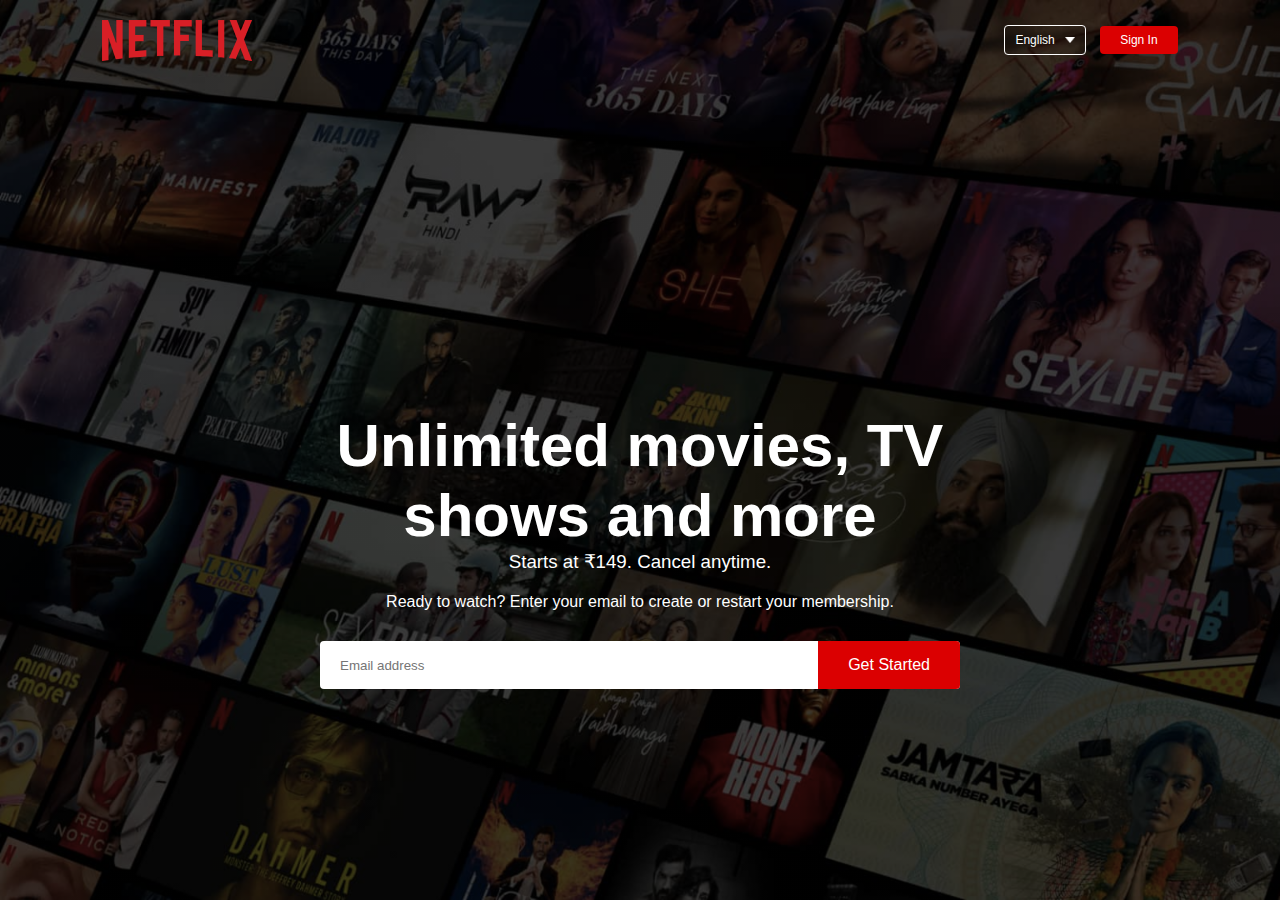
<file: docs/index.html>
<!DOCTYPE html>
<html lang="en">
<head>
    <meta charset="UTF-8">
    <meta name="viewport" content="width=device-width, initial-scale=1.0">
    <title>Netflix clone</title>
    <link rel="stylesheet" href="style.css">
</head>
<body>
    <div class="header">
        <nav>
            <img src="logo.png" class="logo">
            <div>
                <button class="language-btn">English<img src="down-icon.png"></button>
                <button> <a style="text-decoration: none; color: white;" href="page02.html">Sign In</a></button>
            </div>
        </nav>
        <div class="header-content">
            <h1>Unlimited movies, TV shows and more</h1>
            <h3>Starts at ₹149. Cancel anytime.</h3>
            <p>Ready to watch? Enter your email to create or restart your membership.</p>
            <form class="email-signup">
                <input type="email" placeholder="Email address" required>
                <button type="get-started">Get Started</button>
            </form>
        </div>
    </div>
    
</body>
</html>
</file>
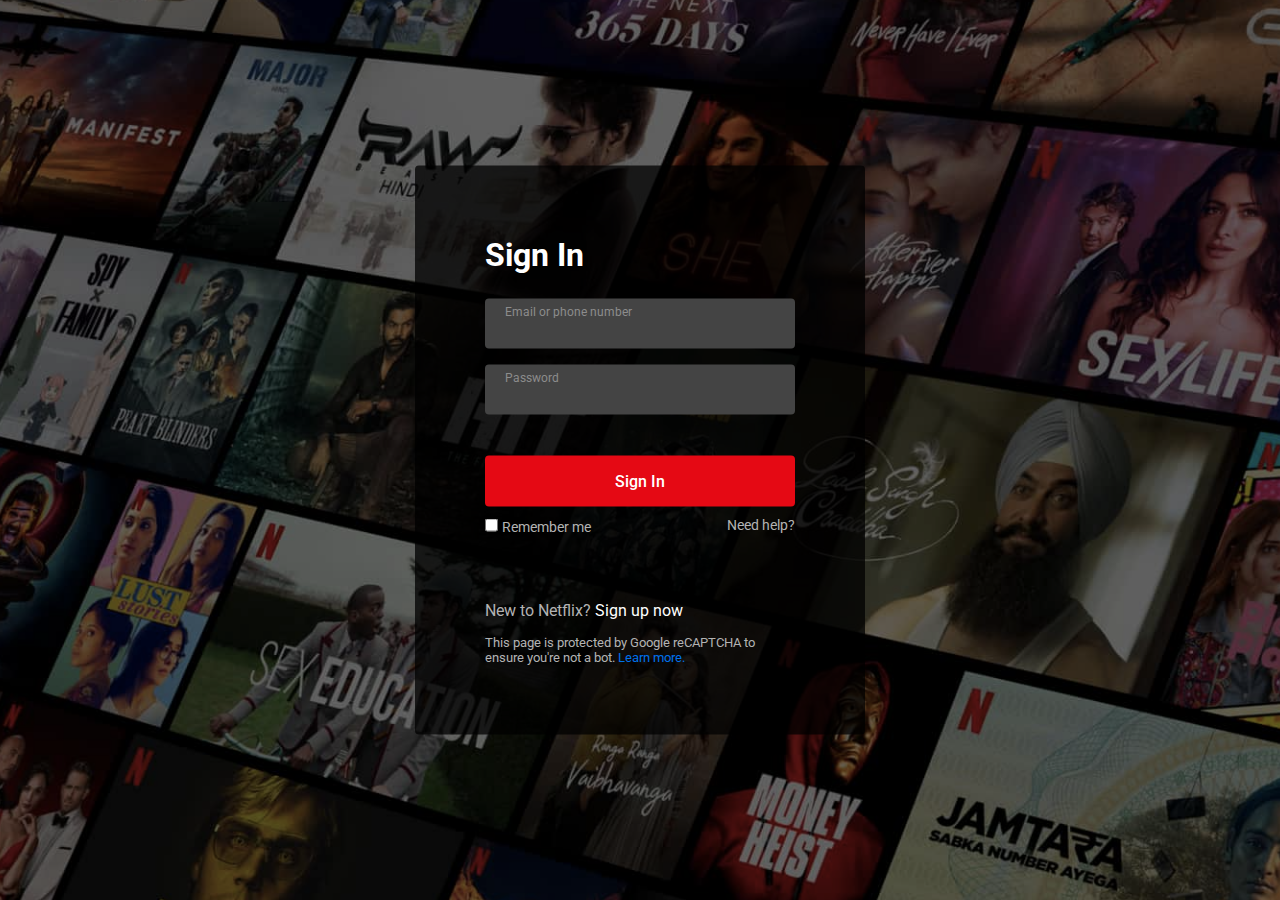
<file: docs/page02.html>
<!DOCTYPE html>
<html lang="en">
<head>
    <meta charset="UTF-8">
    <meta name="viewport" content="width=device-width, initial-scale=1.0">
    <title>Netflix Login Page</title>
    <link rel="stylesheet" href="styles.css">
</head>
<body>
    <nav>
        <a href="#" src="logo.png" alt="logo"></a> 
    </nav>
    <div class="form-wrapper">
        <h2>Sign In</h2>
        <form action="#">
            <div class="form-control">
                <input type="text">
                <label>Email or phone number</label>
            </div>
            <div class="form-control">
                <input type="password">
                <label>Password</label>
            </div>
            <button>Sign In</button>
            <div class="form-help">
                <div class="rembeber-me">
                    <input type="checkbox" id="rembeber-me">
                    <label for="rembeber-me">Remember me</label>
                </div>
                <a href="#">Need help?</a>
            </div>
        </form>
        <p>New to Netflix? <a href="index.html">Sign up now</a></p>
        <small>
            This page is protected by Google reCAPTCHA to ensure you're not a bot.
            <a href="#">Learn more.</a>
        </small>
    </div>

</body>
</html>
</file>
<file: docs/style.css>
*{
    margin: 0;
    padding: 0;
    font-family: 'Poppins', sans-serif;
    box-sizing: border-box;
}
body{
    background: #000;
    color: #fff
}
.header{
    width: 100%;
    height: 100vh;
    background-image: linear-gradient(rgba(0,0,0,0.7),rgba(0,0,0,0.7)),url(header-image.png);
    background-size: cover;
    background-position: center;
    padding: 10px 8%;
    position: relative
}

nav{
    display: flex;
    align-items: center;
    justify-content: space-between;
    padding: 10px 0;
}
.logo{
    width: 150px;
    cursor: pointer;
}
nav button{
    border: 0;
    outline: 0;
    background: #db0001;
    color: #fff;
    padding: 7px 20px;
    font-size: 12px;
    border-radius: 4px;
    margin-left: 10px;
    cursor: pointer;
}
.language-btn{
    display: inline-flex;
    align-items: center;
    background: transparent;
    border: 1px solid #fff;
    padding: 7px 10px;
}
.language-btn img{
    width: 10px;
    margin-left: 10px;
}
.header-content{
    position: absolute;
    top: 50%;
    left: 50%;
    transform: translate(-50%,-50%);
    text-align: center;
    margin-top: 100px;
}
.header-content h1{
    font-size: 60px;
    font-weight: 600;
    line-height: 70px;
    max-width: 650px;
}
.header-content h3{
    font-weight: 400;
    margin-bottom: 20px;
}
.email-signup{
    background: #fff;
    border-radius: 4px;
    display: flex;
    align-items: center;
    margin-top: 30px;
    overflow: hidden;
}

.email-signup input{
    flex: 1;
    border: 0;
    outline: 0;
    margin-left: 20px;
}
.email-signup button{
    border: 0;
    outline: 0;
    background: #db0001;
    color: #fff;
    font-size: 16px;
    padding: 15px 30px;
    cursor: pointer;
}
</file>
<file: docs/styles.css>
@import url("https://fonts.googleapis.com/css2?family=Roboto:wght@400;500;600;700&display=swap");
* {
    margin: 0;
    padding: 0;
    box-sizing: border-box;
    font-family: 'Roboto', sans-serif;
}
body {
    background: #000;
}
body::before {
    content: "";
    position: absolute;
    left: 0;
    top: 0;
    opacity: 0.5;
    width: 100%;
    height: 100%;
    background: url("header-image.png");
    background-position: center;
}
nav {
    position: fixed;
    padding: 25px 60px;
    z-index: 1;
}
nav a img {
    width: 167px;
}
.form-wrapper {
    position: absolute;
    left: 50%;
    top: 50%;
    border-radius: 4px;
    padding: 70px;
    width: 450px;
    transform: translate(-50%, -50%);
    background: rgba(0, 0, 0, .75);
}
.form-wrapper h2 {
    color: #fff;
    font-size: 2rem;
}
.form-wrapper form {
    margin: 25px 0 65px;
}
form .form-control {
    height: 50px;
    position: relative;
    margin-bottom: 16px;
}
.form-control input {
    height: 100%;
    width: 100%;
    background: #333;
    border: none;
    outline: none;
    border-radius: 4px;
    color: #fff;
    font-size: 1rem;
    padding: 0 20px;
}
.form-control input:is(:focus, :valid) {
    background: #444;
    padding: 16px 20px 0;
}
.form-control label {
    position: absolute;
    left: 20px;
    top: 50%;
    transform: translateY(-50%);
    font-size: 1rem;
    pointer-events: none;
    color: #8c8c8c;
    transition: all 0.1s ease;
}
.form-control input:is(:focus, :valid)~label {
    font-size: 0.75rem;
    transform: translateY(-130%);
}
form button {
    width: 100%;
    padding: 16px 0;
    font-size: 1rem;
    background: #e50914;
    color: #fff;
    font-weight: 500;
    border-radius: 4px;
    border: none;
    outline: none;
    margin: 25px 0 10px;
    cursor: pointer;
    transition: 0.1s ease;
}
form button:hover {
    background: #c40812;
}
.form-wrapper a {
    text-decoration: none;
}
.form-wrapper a:hover {
    text-decoration: underline;
}
.form-wrapper :where(label, p, small, a) {
    color: #b3b3b3;
}
form .form-help {
    display: flex;
    justify-content: space-between;
}
form .remember-me {
    display: flex;
}
form .remember-me input {
    margin-right: 5px;
    accent-color: #b3b3b3;
}
form .form-help :where(label, a) {
    font-size: 0.9rem;
}
.form-wrapper p a {
    color: #fff;
}
.form-wrapper small {
    display: block;
    margin-top: 15px;
    color: #b3b3b3;
}
.form-wrapper small a {
    color: #0071eb;
}
@media (max-width: 740px) {
    body::before {
        display: none;
    }
    nav, .form-wrapper {
        padding: 20px;
    }
    nav a img {
        width: 140px;
    }
    .form-wrapper {
        width: 100%;
        top: 43%;
    }
    .form-wrapper form {
        margin: 25px 0 40px;
    }
}
</file>
